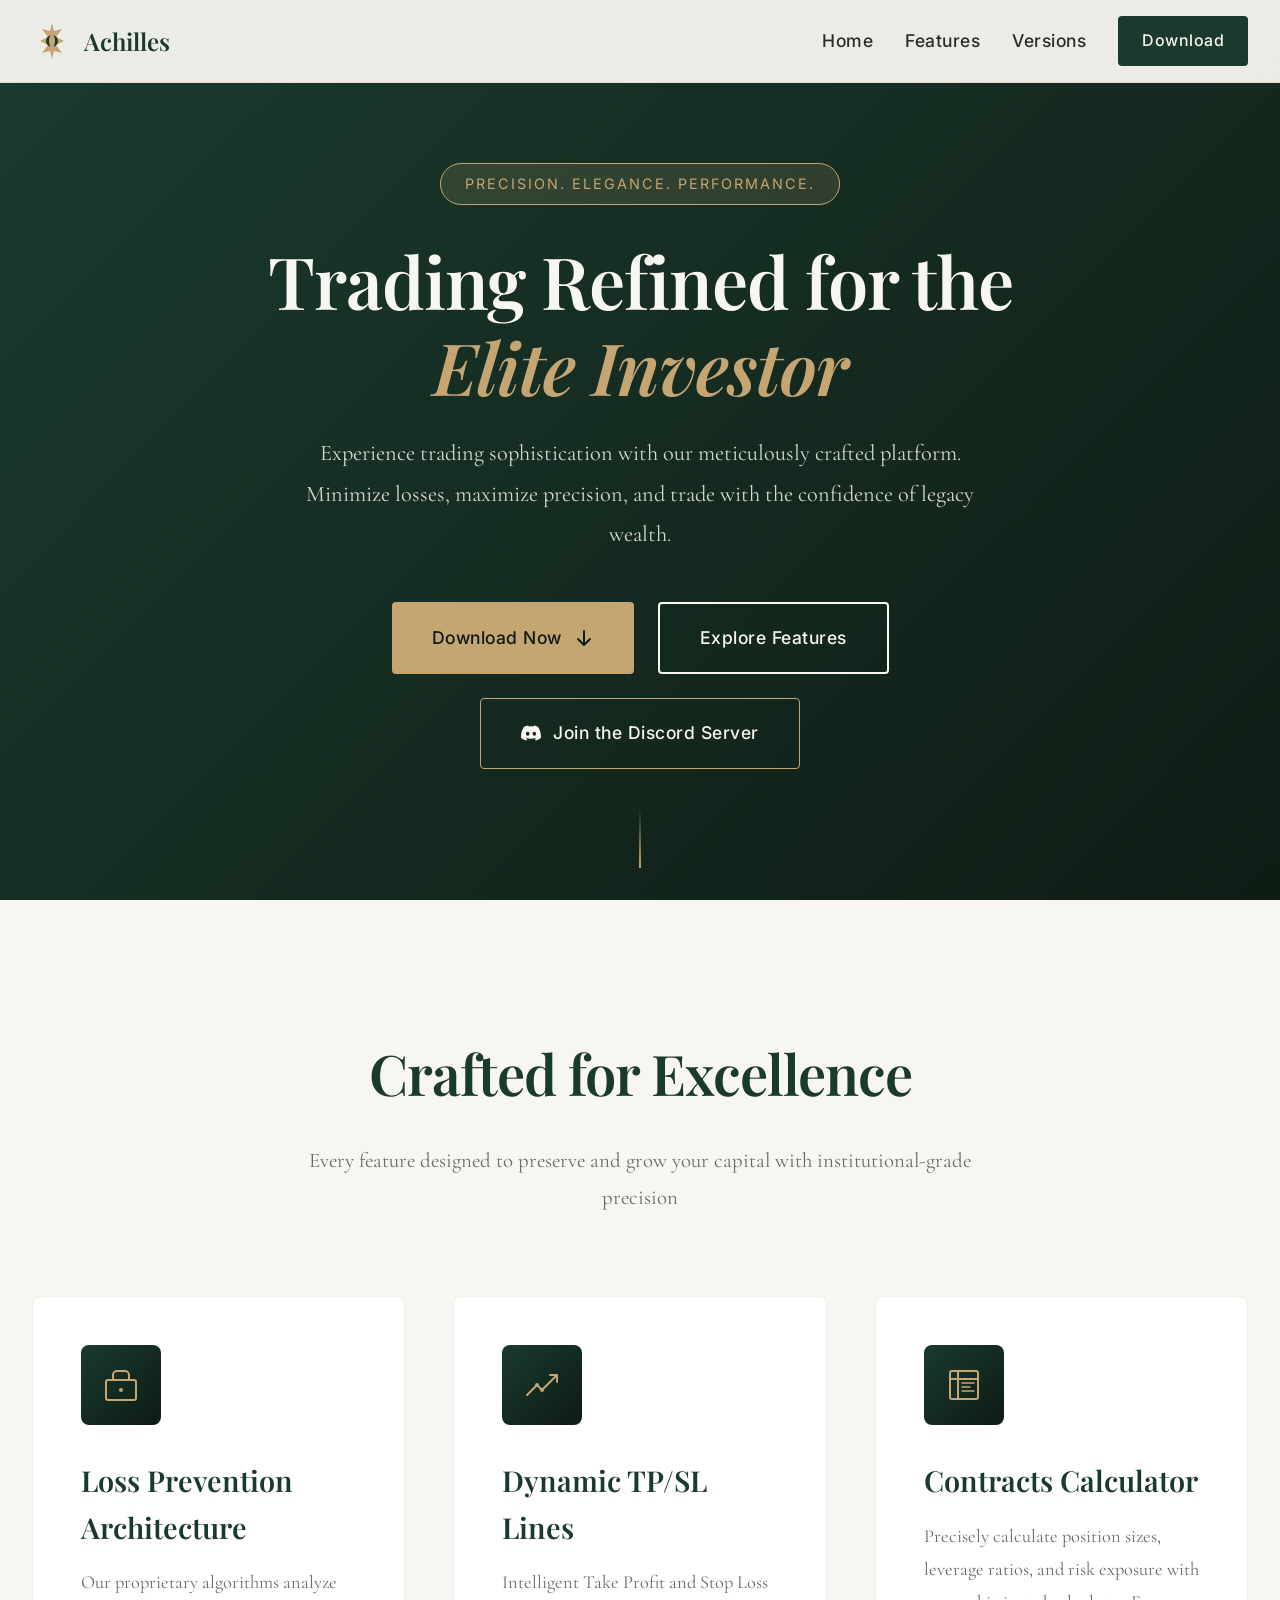
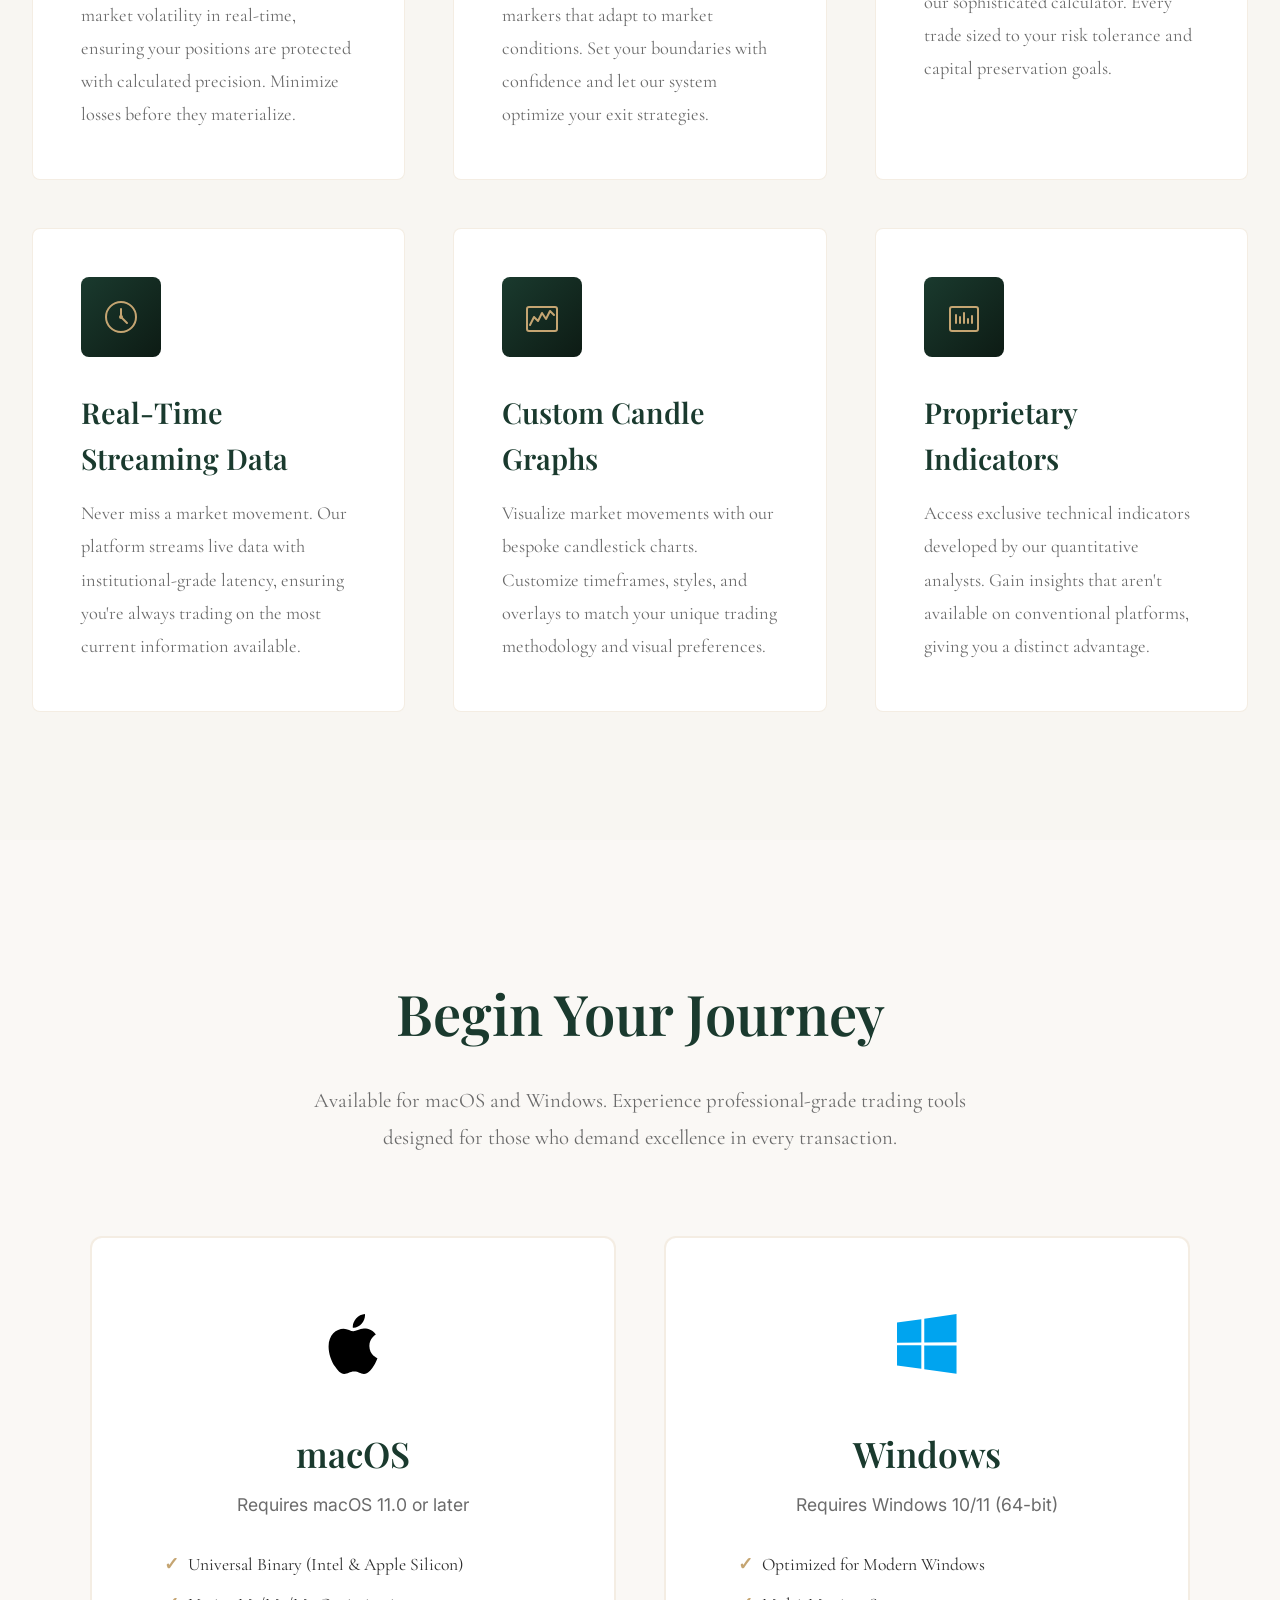
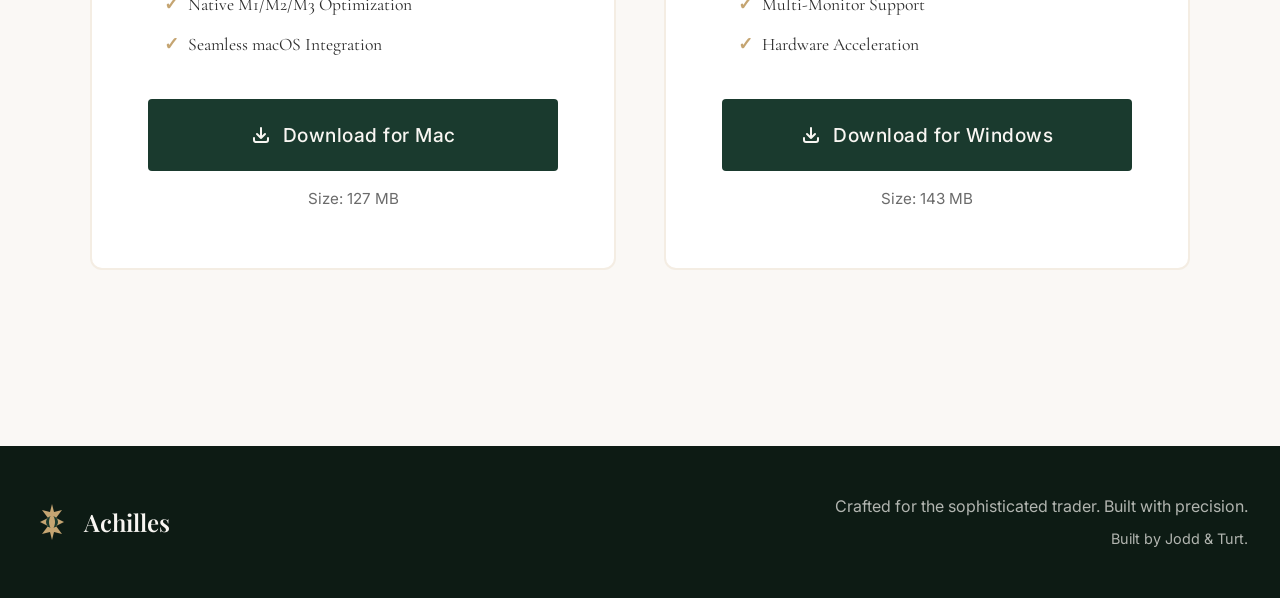
<file: trading app downloader website/index.html>
<!DOCTYPE html>
<html lang="en">
<head>
    <meta charset="UTF-8">
    <meta name="viewport" content="width=device-width, initial-scale=1.0">
    <title>Achilles - Precision Trading Platform</title>
    <link rel="stylesheet" href="styles.css">
    <link rel="preconnect" href="https://fonts.googleapis.com">
    <link rel="preconnect" href="https://fonts.gstatic.com" crossorigin>
    <link href="https://fonts.googleapis.com/css2?family=Playfair+Display:wght@400;500;600;700&family=Cormorant+Garamond:wght@300;400;500;600&family=Inter:wght@300;400;500&display=swap" rel="stylesheet">
</head>
<body>
    <!-- Navigation -->
    <nav class="navbar">
        <div class="container">
            <div class="nav-content">
                <div class="logo">
                    <div class="logo-icon">
                        <svg width="40" height="40" viewBox="0 0 40 40" fill="none" xmlns="http://www.w3.org/2000/svg">
                            <path d="M20 2L22 10L30 8L24 16L32 20L24 24L30 32L22 30L20 38L18 30L10 32L16 24L8 20L16 16L10 8L18 10L20 2Z" fill="#c5a572"/>
                            <circle cx="20" cy="20" r="6" fill="#1a3a2e"/>
                            <path d="M20 12C20 12 17 15 17 20C17 25 20 28 20 28C20 28 23 25 23 20C23 15 20 12 20 12Z" fill="#c5a572"/>
                        </svg>
                    </div>
                    <span class="logo-text">Achilles</span>
                </div>
                <div class="nav-links">
                    <a href="index.html">Home</a>
                    <a href="#features">Features</a>
                    <a href="versions.html">Versions</a>
                    <a href="#download" class="btn-nav">Download</a>
                </div>
            </div>
        </div>
    </nav>

    <!-- Hero Section -->
    <section class="hero">
        <div class="hero-overlay"></div>
        <div class="container">
            <div class="hero-content">
                <div class="hero-badge">Precision. Elegance. Performance.</div>
                <h1 class="hero-title">
                    Trading Refined for the <br>
                    <span class="accent">Elite Investor</span>
                </h1>
                <p class="hero-subtitle">
                    Experience trading sophistication with our meticulously crafted platform. 
                    Minimize losses, maximize precision, and trade with the confidence of legacy wealth.
                </p>
                <div class="hero-cta">
                    <div class="hero-cta-row">
                        <a href="#download" class="btn btn-primary">
                            <span>Download Now</span>
                            <svg width="20" height="20" viewBox="0 0 20 20" fill="none">
                                <path d="M10 3V17M10 17L16 11M10 17L4 11" stroke="currentColor" stroke-width="2" stroke-linecap="round" stroke-linejoin="round"/>
                            </svg>
                        </a>
                        <a href="#features" class="btn btn-secondary">Explore Features</a>
                    </div>
                    <a href="https://discord.gg/your-server" class="btn btn-discord" target="_blank">
                        <svg width="20" height="20" viewBox="0 0 24 24" fill="currentColor">
                            <path d="M20.317 4.37a19.791 19.791 0 0 0-4.885-1.515a.074.074 0 0 0-.079.037c-.21.375-.444.864-.608 1.25a18.27 18.27 0 0 0-5.487 0a12.64 12.64 0 0 0-.617-1.25a.077.077 0 0 0-.079-.037A19.736 19.736 0 0 0 3.677 4.37a.07.07 0 0 0-.032.027C.533 9.046-.32 13.58.099 18.057a.082.082 0 0 0 .031.057a19.9 19.9 0 0 0 5.993 3.03a.078.078 0 0 0 .084-.028a14.09 14.09 0 0 0 1.226-1.994a.076.076 0 0 0-.041-.106a13.107 13.107 0 0 1-1.872-.892a.077.077 0 0 1-.008-.128a10.2 10.2 0 0 0 .372-.292a.074.074 0 0 1 .077-.01c3.928 1.793 8.18 1.793 12.062 0a.074.074 0 0 1 .078.01c.12.098.246.198.373.292a.077.077 0 0 1-.006.127a12.299 12.299 0 0 1-1.873.892a.077.077 0 0 0-.041.107c.36.698.772 1.362 1.225 1.993a.076.076 0 0 0 .084.028a19.839 19.839 0 0 0 6.002-3.03a.077.077 0 0 0 .032-.054c.5-5.177-.838-9.674-3.549-13.66a.061.061 0 0 0-.031-.03zM8.02 15.33c-1.183 0-2.157-1.085-2.157-2.419c0-1.333.956-2.419 2.157-2.419c1.21 0 2.176 1.096 2.157 2.42c0 1.333-.956 2.418-2.157 2.418zm7.975 0c-1.183 0-2.157-1.085-2.157-2.419c0-1.333.955-2.419 2.157-2.419c1.21 0 2.176 1.096 2.157 2.42c0 1.333-.946 2.418-2.157 2.418z"/>
                        </svg>
                        <span>Join the Discord Server</span>
                    </a>
                </div>
            </div>
        </div>
        <div class="scroll-indicator">
            <div class="scroll-line"></div>
        </div>
    </section>

    <!-- Features Section -->
    <section id="features" class="features">
        <div class="container">
            <div class="section-header">
                <h2 class="section-title">Crafted for Excellence</h2>
                <p class="section-subtitle">Every feature designed to preserve and grow your capital with institutional-grade precision</p>
            </div>

            <div class="features-grid">
                <div class="feature-card">
                    <div class="feature-icon">
                        <svg width="40" height="40" viewBox="0 0 40 40" fill="none">
                            <rect x="5" y="15" width="30" height="20" stroke="currentColor" stroke-width="2" rx="2"/>
                            <path d="M12 15V10C12 7.79086 13.7909 6 16 6H24C26.2091 6 28 7.79086 28 10V15" stroke="currentColor" stroke-width="2"/>
                            <circle cx="20" cy="25" r="2" fill="currentColor"/>
                        </svg>
                    </div>
                    <h3 class="feature-title">Loss Prevention Architecture</h3>
                    <p class="feature-description">
                        Our proprietary algorithms analyze market volatility in real-time, ensuring your positions are protected with calculated precision. Minimize losses before they materialize.
                    </p>
                </div>

                <div class="feature-card">
                    <div class="feature-icon">
                        <svg width="40" height="40" viewBox="0 0 40 40" fill="none">
                            <path d="M5 30L15 20L20 25L35 10" stroke="currentColor" stroke-width="2" stroke-linecap="round" stroke-linejoin="round"/>
                            <path d="M28 10H35V17" stroke="currentColor" stroke-width="2" stroke-linecap="round" stroke-linejoin="round"/>
                            <circle cx="15" cy="20" r="2" fill="currentColor"/>
                            <circle cx="20" cy="25" r="2" fill="currentColor"/>
                        </svg>
                    </div>
                    <h3 class="feature-title">Dynamic TP/SL Lines</h3>
                    <p class="feature-description">
                        Intelligent Take Profit and Stop Loss markers that adapt to market conditions. Set your boundaries with confidence and let our system optimize your exit strategies.
                    </p>
                </div>

                <div class="feature-card">
                    <div class="feature-icon">
                        <svg width="40" height="40" viewBox="0 0 40 40" fill="none">
                            <rect x="6" y="6" width="28" height="28" rx="2" stroke="currentColor" stroke-width="2"/>
                            <path d="M6 14H34M14 6V34" stroke="currentColor" stroke-width="2"/>
                            <path d="M18 18H30M18 22H26M18 26H30" stroke="currentColor" stroke-width="1.5" stroke-linecap="round"/>
                        </svg>
                    </div>
                    <h3 class="feature-title">Contracts Calculator</h3>
                    <p class="feature-description">
                        Precisely calculate position sizes, leverage ratios, and risk exposure with our sophisticated calculator. Every trade sized to your risk tolerance and capital preservation goals.
                    </p>
                </div>

                <div class="feature-card">
                    <div class="feature-icon">
                        <svg width="40" height="40" viewBox="0 0 40 40" fill="none">
                            <circle cx="20" cy="20" r="15" stroke="currentColor" stroke-width="2"/>
                            <path d="M20 20L20 12" stroke="currentColor" stroke-width="2" stroke-linecap="round"/>
                            <path d="M20 20L26 26" stroke="currentColor" stroke-width="2" stroke-linecap="round"/>
                            <circle cx="20" cy="20" r="2" fill="currentColor"/>
                        </svg>
                    </div>
                    <h3 class="feature-title">Real-Time Streaming Data</h3>
                    <p class="feature-description">
                        Never miss a market movement. Our platform streams live data with institutional-grade latency, ensuring you're always trading on the most current information available.
                    </p>
                </div>

                <div class="feature-card">
                    <div class="feature-icon">
                        <svg width="40" height="40" viewBox="0 0 40 40" fill="none">
                            <path d="M8 28L12 20L16 24L20 16L24 22L28 14L32 18" stroke="currentColor" stroke-width="2" stroke-linecap="round" stroke-linejoin="round"/>
                            <rect x="5" y="10" width="30" height="24" rx="2" stroke="currentColor" stroke-width="2" fill="none"/>
                        </svg>
                    </div>
                    <h3 class="feature-title">Custom Candle Graphs</h3>
                    <p class="feature-description">
                        Visualize market movements with our bespoke candlestick charts. Customize timeframes, styles, and overlays to match your unique trading methodology and visual preferences.
                    </p>
                </div>

                <div class="feature-card">
                    <div class="feature-icon">
                        <svg width="40" height="40" viewBox="0 0 40 40" fill="none">
                            <rect x="6" y="10" width="28" height="24" rx="2" stroke="currentColor" stroke-width="2"/>
                            <path d="M12 18L12 26M16 20L16 26M20 16L20 26M24 22L24 26M28 19L28 26" stroke="currentColor" stroke-width="2" stroke-linecap="round"/>
                        </svg>
                    </div>
                    <h3 class="feature-title">Proprietary Indicators</h3>
                    <p class="feature-description">
                        Access exclusive technical indicators developed by our quantitative analysts. Gain insights that aren't available on conventional platforms, giving you a distinct advantage.
                    </p>
                </div>
            </div>
        </div>
    </section>

    <!-- Download Section -->
    <section id="download" class="download">
        <div class="container">
            <div class="download-content">
                <div class="download-header">
                    <h2 class="download-title">Begin Your Journey</h2>
                    <p class="download-subtitle">
                        Available for macOS and Windows. Experience professional-grade trading tools 
                        designed for those who demand excellence in every transaction.
                    </p>
                </div>

                <div class="download-grid">
                    <div class="download-card">
                        <div class="platform-icon macos-icon">
                            <svg width="60" height="60" viewBox="0 0 814 1000" fill="currentColor">
                                <path d="M788.1 340.9c-5.8 4.5-108.2 62.2-108.2 190.5 0 148.4 130.3 200.9 134.2 202.2-.6 3.2-20.7 71.9-68.7 141.9-42.8 61.6-87.5 123.1-155.5 123.1s-85.5-39.5-164-39.5c-76.5 0-103.7 40.8-165.9 40.8s-105.6-57-155.5-127C46.7 790.7 0 663 0 541.8c0-194.4 126.4-297.5 250.8-297.5 66.1 0 121.2 43.4 162.7 43.4 39.5 0 101.1-46 176.3-46 28.5 0 130.9 2.6 198.3 99.2zm-234-181.5c31.1-36.9 53.1-88.1 53.1-139.3 0-7.1-.6-14.3-1.9-20.1-50.6 1.9-110.8 33.7-147.1 75.8-28.5 32.4-55.1 83.6-55.1 135.5 0 7.8 1.3 15.6 1.9 18.1 3.2.6 8.4 1.3 13.6 1.3 45.4 0 102.5-30.4 135.5-71.3z"/>
                            </svg>
                        </div>
                        <h3 class="platform-name">macOS</h3>
                        <p class="platform-req">Requires macOS 11.0 or later</p>
                        <ul class="platform-features">
                            <li>Universal Binary (Intel & Apple Silicon)</li>
                            <li>Native M1/M2/M3 Optimization</li>
                            <li>Seamless macOS Integration</li>
                        </ul>
                        <button class="btn btn-download">
                            <svg width="20" height="20" viewBox="0 0 20 20" fill="none">
                                <path d="M10 3V13M10 13L14 9M10 13L6 9" stroke="currentColor" stroke-width="2" stroke-linecap="round" stroke-linejoin="round"/>
                                <path d="M3 13V15C3 16.1046 3.89543 17 5 17H15C16.1046 17 17 16.1046 17 15V13" stroke="currentColor" stroke-width="2" stroke-linecap="round"/>
                            </svg>
                            <span>Download for Mac</span>
                        </button>
                        <div class="platform-size">Size: 127 MB</div>
                    </div>

                    <div class="download-card">
                        <div class="platform-icon windows-icon">
                            <svg width="60" height="60" viewBox="0 0 88 88" fill="currentColor">
                                <path d="M0 12.402l35.687-4.8602.0156 34.423-35.67.20313zm35.67 33.529.0277 34.453-35.67-4.9041-.002-29.78zm4.3261-39.025l47.318-6.906v41.527l-47.318.37565zm47.329 39.349l-.0111 41.34-47.318-6.6784-.0663-34.739z"/>
                            </svg>
                        </div>
                        <h3 class="platform-name">Windows</h3>
                        <p class="platform-req">Requires Windows 10/11 (64-bit)</p>
                        <ul class="platform-features">
                            <li>Optimized for Modern Windows</li>
                            <li>Multi-Monitor Support</li>
                            <li>Hardware Acceleration</li>
                        </ul>
                        <button class="btn btn-download">
                            <svg width="20" height="20" viewBox="0 0 20 20" fill="none">
                                <path d="M10 3V13M10 13L14 9M10 13L6 9" stroke="currentColor" stroke-width="2" stroke-linecap="round" stroke-linejoin="round"/>
                                <path d="M3 13V15C3 16.1046 3.89543 17 5 17H15C16.1046 17 17 16.1046 17 15V13" stroke="currentColor" stroke-width="2" stroke-linecap="round"/>
                            </svg>
                            <span>Download for Windows</span>
                        </button>
                        <div class="platform-size">Size: 143 MB</div>
                    </div>
                </div>

            </div>
        </div>
    </section>

    <!-- Footer -->
    <footer class="footer">
        <div class="container">
            <div class="footer-content">
                <div class="footer-brand">
                    <div class="logo-icon">
                        <svg width="40" height="40" viewBox="0 0 40 40" fill="none" xmlns="http://www.w3.org/2000/svg">
                            <path d="M20 2L22 10L30 8L24 16L32 20L24 24L30 32L22 30L20 38L18 30L10 32L16 24L8 20L16 16L10 8L18 10L20 2Z" fill="#c5a572"/>
                            <circle cx="20" cy="20" r="6" fill="#1a3a2e"/>
                            <path d="M20 12C20 12 17 15 17 20C17 25 20 28 20 28C20 28 23 25 23 20C23 15 20 12 20 12Z" fill="#c5a572"/>
                        </svg>
                    </div>
                    <span class="logo-text">Achilles</span>
                </div>
                <div class="footer-text">
                    <p>Crafted for the sophisticated trader. Built with precision.</p>
                    <p class="copyright">Built by Jodd & Turt.</p>
                </div>
            </div>
        </div>
    </footer>

    <script src="script.js"></script>
</body>
</html>
</file>
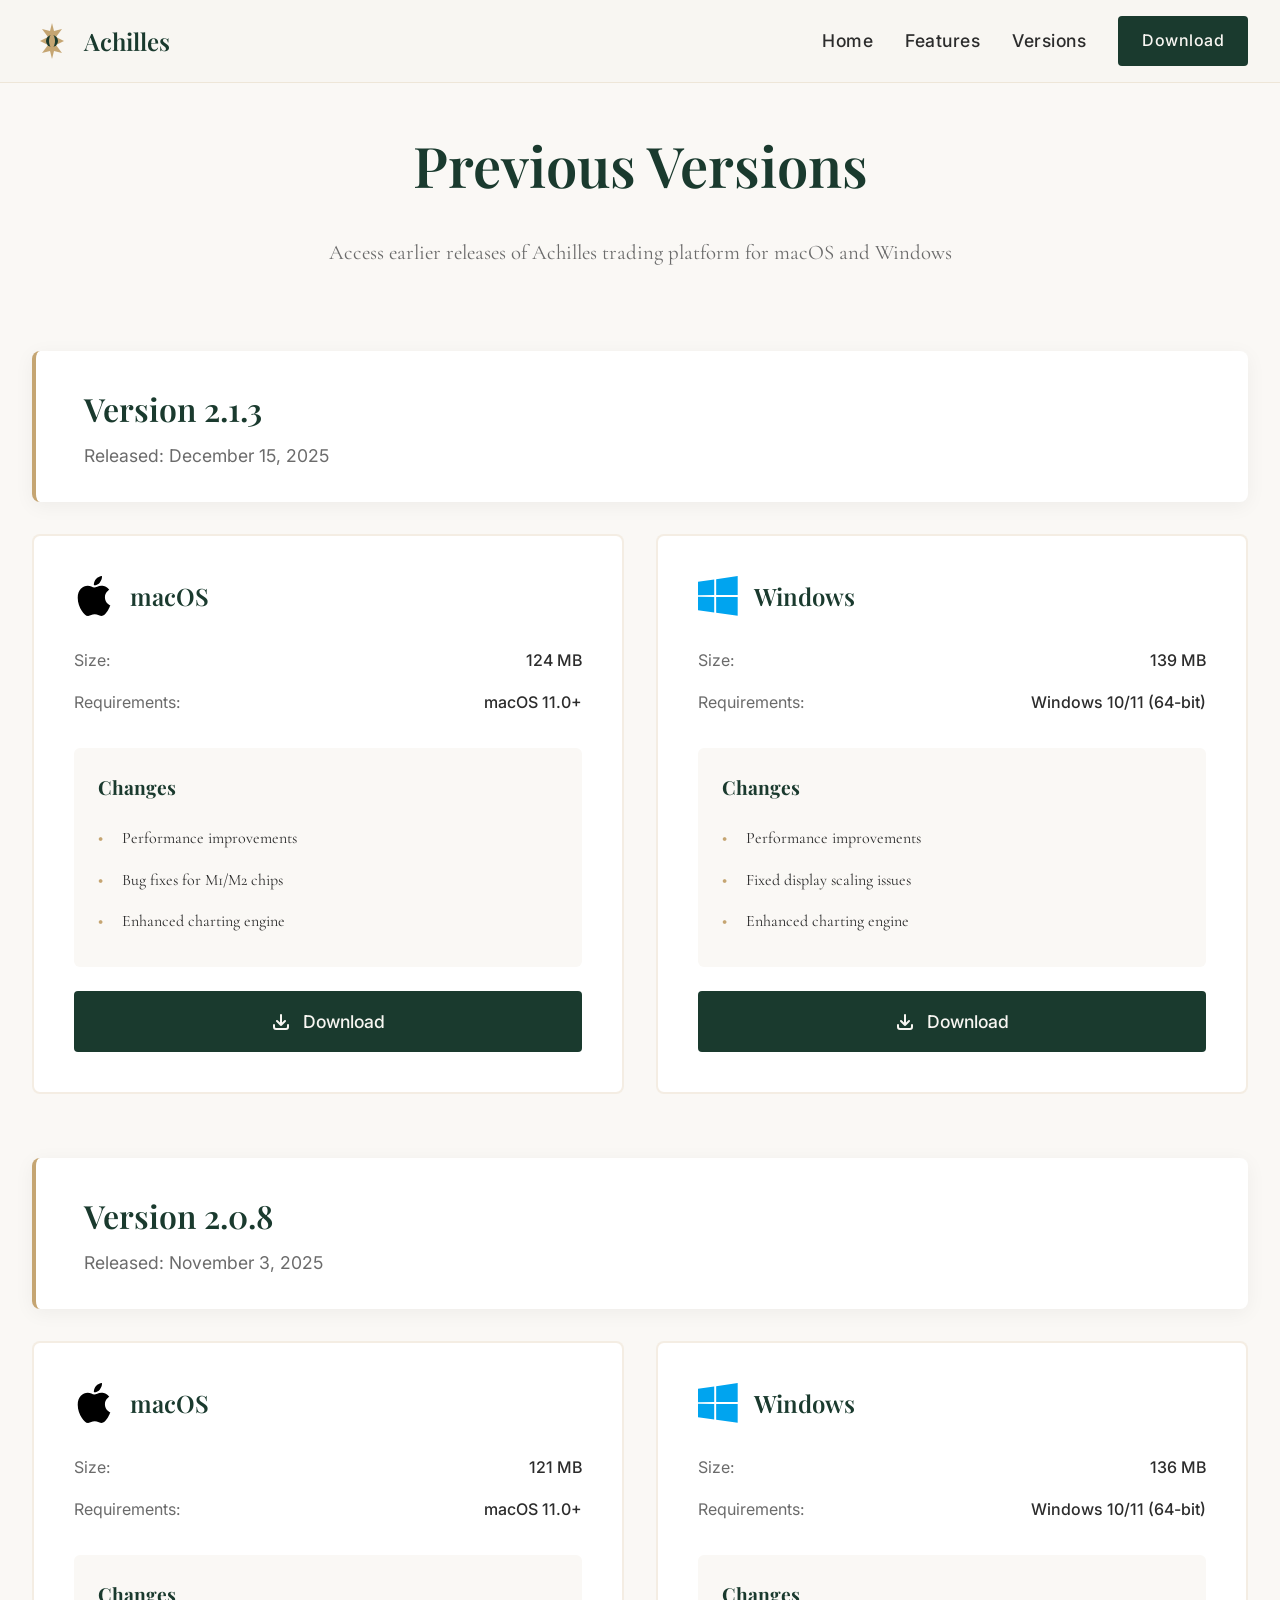
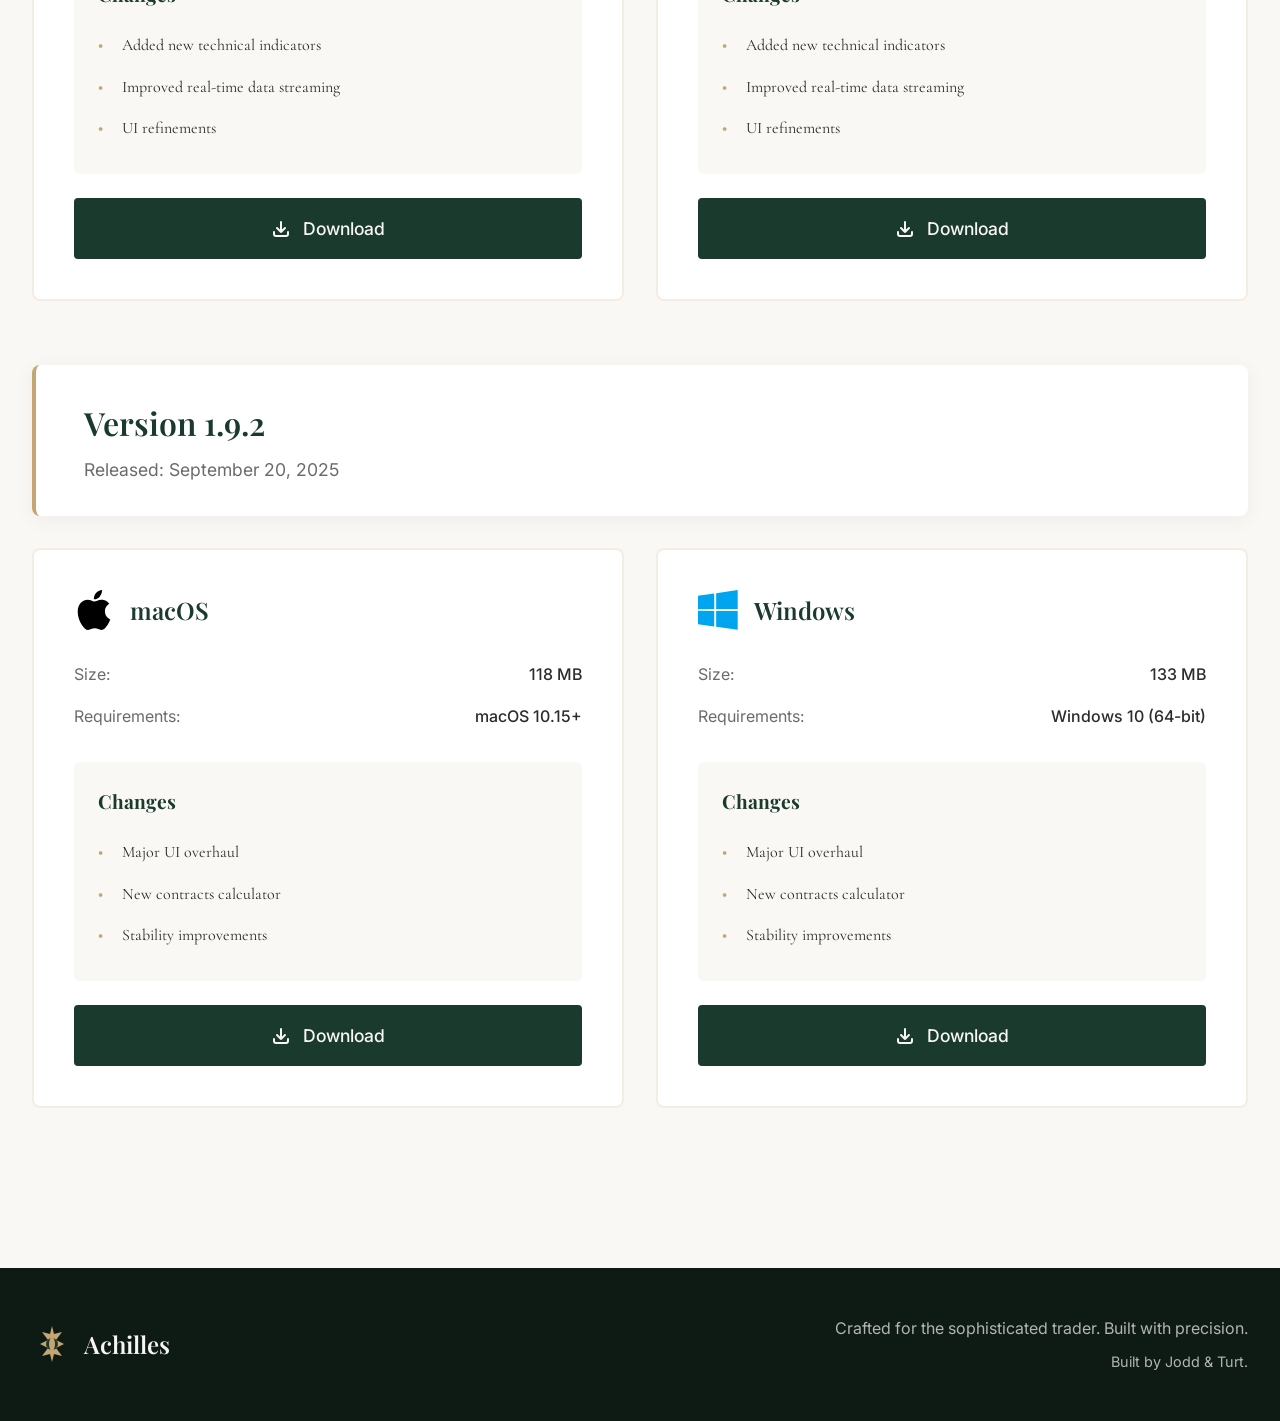
<file: trading app downloader website/versions.html>
<!DOCTYPE html>
<html lang="en">
<head>
    <meta charset="UTF-8">
    <meta name="viewport" content="width=device-width, initial-scale=1.0">
    <title>Achilles - Previous Versions</title>
    <link rel="stylesheet" href="styles.css">
    <link rel="preconnect" href="https://fonts.googleapis.com">
    <link rel="preconnect" href="https://fonts.gstatic.com" crossorigin>
    <link href="https://fonts.googleapis.com/css2?family=Playfair+Display:wght@400;500;600;700&family=Cormorant+Garamond:wght@300;400;500;600&family=Inter:wght@300;400;500&display=swap" rel="stylesheet">
    <style>
        .versions-page {
            padding-top: 120px;
            padding-bottom: 6rem;
            min-height: 100vh;
            background: var(--color-cream);
        }

        .versions-header {
            text-align: center;
            margin-bottom: 5rem;
        }

        .versions-title {
            font-family: var(--font-display);
            font-size: 3.5rem;
            font-weight: 600;
            color: var(--color-primary);
            margin-bottom: 1.5rem;
        }

        .versions-subtitle {
            font-size: 1.3rem;
            color: var(--color-text-light);
            line-height: 1.8;
        }

        .version-section {
            margin-bottom: 4rem;
        }

        .version-header {
            background: white;
            padding: 2rem 3rem;
            border-left: 4px solid var(--color-secondary);
            margin-bottom: 2rem;
            border-radius: 8px;
            box-shadow: 0 4px 20px rgba(0, 0, 0, 0.05);
        }

        .version-number {
            font-family: var(--font-display);
            font-size: 2rem;
            font-weight: 600;
            color: var(--color-primary);
            margin-bottom: 0.5rem;
        }

        .version-date {
            font-size: 1.1rem;
            color: var(--color-text-light);
            font-family: var(--font-sans);
        }

        .version-downloads {
            display: grid;
            grid-template-columns: repeat(auto-fit, minmax(400px, 1fr));
            gap: 2rem;
        }

        .version-card {
            background: white;
            padding: 2.5rem;
            border: 2px solid rgba(197, 165, 114, 0.2);
            border-radius: 8px;
            transition: var(--transition);
        }

        .version-card:hover {
            border-color: var(--color-secondary);
            box-shadow: 0 10px 30px rgba(0, 0, 0, 0.08);
            transform: translateY(-3px);
        }

        .version-platform {
            display: flex;
            align-items: center;
            gap: 1rem;
            margin-bottom: 1.5rem;
        }

        .version-platform-icon {
            width: 40px;
            height: 40px;
            display: flex;
            align-items: center;
            justify-content: center;
        }

        .version-platform-icon.macos {
            color: #000000;
        }

        .version-platform-icon.windows {
            color: #00A4EF;
        }

        .version-platform-name {
            font-family: var(--font-display);
            font-size: 1.5rem;
            font-weight: 600;
            color: var(--color-primary);
        }

        .version-info {
            margin-bottom: 1.5rem;
        }

        .version-info-item {
            display: flex;
            justify-content: space-between;
            padding: 0.5rem 0;
            font-size: 1rem;
            font-family: var(--font-sans);
        }

        .version-info-label {
            color: var(--color-text-light);
        }

        .version-info-value {
            color: var(--color-text);
            font-weight: 500;
        }

        .version-changelog {
            margin-bottom: 1.5rem;
            padding: 1.5rem;
            background: var(--color-cream);
            border-radius: 6px;
        }

        .version-changelog h4 {
            font-family: var(--font-display);
            font-size: 1.2rem;
            color: var(--color-primary);
            margin-bottom: 1rem;
        }

        .version-changelog ul {
            list-style: none;
            padding-left: 0;
        }

        .version-changelog li {
            padding: 0.5rem 0;
            padding-left: 1.5rem;
            position: relative;
            color: var(--color-text);
            font-size: 1rem;
        }

        .version-changelog li::before {
            content: "•";
            position: absolute;
            left: 0;
            color: var(--color-secondary);
            font-weight: bold;
        }

        .btn-version-download {
            width: 100%;
            padding: 1.25rem 2rem;
            background: var(--color-primary);
            color: var(--color-light);
            font-size: 1.1rem;
            font-family: var(--font-sans);
            font-weight: 500;
            border: none;
            border-radius: 4px;
            cursor: pointer;
            transition: var(--transition);
            display: flex;
            align-items: center;
            justify-content: center;
            gap: 0.75rem;
        }

        .btn-version-download:hover {
            background: var(--color-dark);
            transform: translateY(-2px);
            box-shadow: 0 10px 30px rgba(26, 58, 46, 0.3);
        }

        @media (max-width: 768px) {
            .versions-page {
                padding-top: 100px;
            }

            .versions-title {
                font-size: 2.5rem;
            }

            .version-downloads {
                grid-template-columns: 1fr;
            }

            .version-header {
                padding: 1.5rem;
            }
        }
    </style>
</head>
<body>
    <!-- Navigation -->
    <nav class="navbar">
        <div class="container">
            <div class="nav-content">
                <div class="logo">
                    <div class="logo-icon">
                        <svg width="40" height="40" viewBox="0 0 40 40" fill="none" xmlns="http://www.w3.org/2000/svg">
                            <path d="M20 2L22 10L30 8L24 16L32 20L24 24L30 32L22 30L20 38L18 30L10 32L16 24L8 20L16 16L10 8L18 10L20 2Z" fill="#c5a572"/>
                            <circle cx="20" cy="20" r="6" fill="#1a3a2e"/>
                            <path d="M20 12C20 12 17 15 17 20C17 25 20 28 20 28C20 28 23 25 23 20C23 15 20 12 20 12Z" fill="#c5a572"/>
                        </svg>
                    </div>
                    <span class="logo-text">Achilles</span>
                </div>
                <div class="nav-links">
                    <a href="index.html">Home</a>
                    <a href="index.html#features">Features</a>
                    <a href="versions.html">Versions</a>
                    <a href="index.html#download" class="btn-nav">Download</a>
                </div>
            </div>
        </div>
    </nav>

    <!-- Versions Page -->
    <div class="versions-page">
        <div class="container">
            <div class="versions-header">
                <h1 class="versions-title">Previous Versions</h1>
                <p class="versions-subtitle">Access earlier releases of Achilles trading platform for macOS and Windows</p>
            </div>

            <!-- Version 2.1.3 -->
            <div class="version-section">
                <div class="version-header">
                    <div class="version-number">Version 2.1.3</div>
                    <div class="version-date">Released: December 15, 2025</div>
                </div>
                <div class="version-downloads">
                    <div class="version-card">
                        <div class="version-platform">
                            <div class="version-platform-icon macos">
                                <svg width="40" height="40" viewBox="0 0 814 1000" fill="currentColor">
                                    <path d="M788.1 340.9c-5.8 4.5-108.2 62.2-108.2 190.5 0 148.4 130.3 200.9 134.2 202.2-.6 3.2-20.7 71.9-68.7 141.9-42.8 61.6-87.5 123.1-155.5 123.1s-85.5-39.5-164-39.5c-76.5 0-103.7 40.8-165.9 40.8s-105.6-57-155.5-127C46.7 790.7 0 663 0 541.8c0-194.4 126.4-297.5 250.8-297.5 66.1 0 121.2 43.4 162.7 43.4 39.5 0 101.1-46 176.3-46 28.5 0 130.9 2.6 198.3 99.2zm-234-181.5c31.1-36.9 53.1-88.1 53.1-139.3 0-7.1-.6-14.3-1.9-20.1-50.6 1.9-110.8 33.7-147.1 75.8-28.5 32.4-55.1 83.6-55.1 135.5 0 7.8 1.3 15.6 1.9 18.1 3.2.6 8.4 1.3 13.6 1.3 45.4 0 102.5-30.4 135.5-71.3z"/>
                                </svg>
                            </div>
                            <div class="version-platform-name">macOS</div>
                        </div>
                        <div class="version-info">
                            <div class="version-info-item">
                                <span class="version-info-label">Size:</span>
                                <span class="version-info-value">124 MB</span>
                            </div>
                            <div class="version-info-item">
                                <span class="version-info-label">Requirements:</span>
                                <span class="version-info-value">macOS 11.0+</span>
                            </div>
                        </div>
                        <div class="version-changelog">
                            <h4>Changes</h4>
                            <ul>
                                <li>Performance improvements</li>
                                <li>Bug fixes for M1/M2 chips</li>
                                <li>Enhanced charting engine</li>
                            </ul>
                        </div>
                        <button class="btn-version-download">
                            <svg width="20" height="20" viewBox="0 0 20 20" fill="none">
                                <path d="M10 3V13M10 13L14 9M10 13L6 9" stroke="currentColor" stroke-width="2" stroke-linecap="round" stroke-linejoin="round"/>
                                <path d="M3 13V15C3 16.1046 3.89543 17 5 17H15C16.1046 17 17 16.1046 17 15V13" stroke="currentColor" stroke-width="2" stroke-linecap="round"/>
                            </svg>
                            <span>Download</span>
                        </button>
                    </div>

                    <div class="version-card">
                        <div class="version-platform">
                            <div class="version-platform-icon windows">
                                <svg width="40" height="40" viewBox="0 0 88 88" fill="currentColor">
                                    <path d="M0 12.402l35.687-4.8602.0156 34.423-35.67.20313zm35.67 33.529.0277 34.453-35.67-4.9041-.002-29.78zm4.3261-39.025l47.318-6.906v41.527l-47.318.37565zm47.329 39.349l-.0111 41.34-47.318-6.6784-.0663-34.739z"/>
                                </svg>
                            </div>
                            <div class="version-platform-name">Windows</div>
                        </div>
                        <div class="version-info">
                            <div class="version-info-item">
                                <span class="version-info-label">Size:</span>
                                <span class="version-info-value">139 MB</span>
                            </div>
                            <div class="version-info-item">
                                <span class="version-info-label">Requirements:</span>
                                <span class="version-info-value">Windows 10/11 (64-bit)</span>
                            </div>
                        </div>
                        <div class="version-changelog">
                            <h4>Changes</h4>
                            <ul>
                                <li>Performance improvements</li>
                                <li>Fixed display scaling issues</li>
                                <li>Enhanced charting engine</li>
                            </ul>
                        </div>
                        <button class="btn-version-download">
                            <svg width="20" height="20" viewBox="0 0 20 20" fill="none">
                                <path d="M10 3V13M10 13L14 9M10 13L6 9" stroke="currentColor" stroke-width="2" stroke-linecap="round" stroke-linejoin="round"/>
                                <path d="M3 13V15C3 16.1046 3.89543 17 5 17H15C16.1046 17 17 16.1046 17 15V13" stroke="currentColor" stroke-width="2" stroke-linecap="round"/>
                            </svg>
                            <span>Download</span>
                        </button>
                    </div>
                </div>
            </div>

            <!-- Version 2.0.8 -->
            <div class="version-section">
                <div class="version-header">
                    <div class="version-number">Version 2.0.8</div>
                    <div class="version-date">Released: November 3, 2025</div>
                </div>
                <div class="version-downloads">
                    <div class="version-card">
                        <div class="version-platform">
                            <div class="version-platform-icon macos">
                                <svg width="40" height="40" viewBox="0 0 814 1000" fill="currentColor">
                                    <path d="M788.1 340.9c-5.8 4.5-108.2 62.2-108.2 190.5 0 148.4 130.3 200.9 134.2 202.2-.6 3.2-20.7 71.9-68.7 141.9-42.8 61.6-87.5 123.1-155.5 123.1s-85.5-39.5-164-39.5c-76.5 0-103.7 40.8-165.9 40.8s-105.6-57-155.5-127C46.7 790.7 0 663 0 541.8c0-194.4 126.4-297.5 250.8-297.5 66.1 0 121.2 43.4 162.7 43.4 39.5 0 101.1-46 176.3-46 28.5 0 130.9 2.6 198.3 99.2zm-234-181.5c31.1-36.9 53.1-88.1 53.1-139.3 0-7.1-.6-14.3-1.9-20.1-50.6 1.9-110.8 33.7-147.1 75.8-28.5 32.4-55.1 83.6-55.1 135.5 0 7.8 1.3 15.6 1.9 18.1 3.2.6 8.4 1.3 13.6 1.3 45.4 0 102.5-30.4 135.5-71.3z"/>
                                </svg>
                            </div>
                            <div class="version-platform-name">macOS</div>
                        </div>
                        <div class="version-info">
                            <div class="version-info-item">
                                <span class="version-info-label">Size:</span>
                                <span class="version-info-value">121 MB</span>
                            </div>
                            <div class="version-info-item">
                                <span class="version-info-label">Requirements:</span>
                                <span class="version-info-value">macOS 11.0+</span>
                            </div>
                        </div>
                        <div class="version-changelog">
                            <h4>Changes</h4>
                            <ul>
                                <li>Added new technical indicators</li>
                                <li>Improved real-time data streaming</li>
                                <li>UI refinements</li>
                            </ul>
                        </div>
                        <button class="btn-version-download">
                            <svg width="20" height="20" viewBox="0 0 20 20" fill="none">
                                <path d="M10 3V13M10 13L14 9M10 13L6 9" stroke="currentColor" stroke-width="2" stroke-linecap="round" stroke-linejoin="round"/>
                                <path d="M3 13V15C3 16.1046 3.89543 17 5 17H15C16.1046 17 17 16.1046 17 15V13" stroke="currentColor" stroke-width="2" stroke-linecap="round"/>
                            </svg>
                            <span>Download</span>
                        </button>
                    </div>

                    <div class="version-card">
                        <div class="version-platform">
                            <div class="version-platform-icon windows">
                                <svg width="40" height="40" viewBox="0 0 88 88" fill="currentColor">
                                    <path d="M0 12.402l35.687-4.8602.0156 34.423-35.67.20313zm35.67 33.529.0277 34.453-35.67-4.9041-.002-29.78zm4.3261-39.025l47.318-6.906v41.527l-47.318.37565zm47.329 39.349l-.0111 41.34-47.318-6.6784-.0663-34.739z"/>
                                </svg>
                            </div>
                            <div class="version-platform-name">Windows</div>
                        </div>
                        <div class="version-info">
                            <div class="version-info-item">
                                <span class="version-info-label">Size:</span>
                                <span class="version-info-value">136 MB</span>
                            </div>
                            <div class="version-info-item">
                                <span class="version-info-label">Requirements:</span>
                                <span class="version-info-value">Windows 10/11 (64-bit)</span>
                            </div>
                        </div>
                        <div class="version-changelog">
                            <h4>Changes</h4>
                            <ul>
                                <li>Added new technical indicators</li>
                                <li>Improved real-time data streaming</li>
                                <li>UI refinements</li>
                            </ul>
                        </div>
                        <button class="btn-version-download">
                            <svg width="20" height="20" viewBox="0 0 20 20" fill="none">
                                <path d="M10 3V13M10 13L14 9M10 13L6 9" stroke="currentColor" stroke-width="2" stroke-linecap="round" stroke-linejoin="round"/>
                                <path d="M3 13V15C3 16.1046 3.89543 17 5 17H15C16.1046 17 17 16.1046 17 15V13" stroke="currentColor" stroke-width="2" stroke-linecap="round"/>
                            </svg>
                            <span>Download</span>
                        </button>
                    </div>
                </div>
            </div>

            <!-- Version 1.9.2 -->
            <div class="version-section">
                <div class="version-header">
                    <div class="version-number">Version 1.9.2</div>
                    <div class="version-date">Released: September 20, 2025</div>
                </div>
                <div class="version-downloads">
                    <div class="version-card">
                        <div class="version-platform">
                            <div class="version-platform-icon macos">
                                <svg width="40" height="40" viewBox="0 0 814 1000" fill="currentColor">
                                    <path d="M788.1 340.9c-5.8 4.5-108.2 62.2-108.2 190.5 0 148.4 130.3 200.9 134.2 202.2-.6 3.2-20.7 71.9-68.7 141.9-42.8 61.6-87.5 123.1-155.5 123.1s-85.5-39.5-164-39.5c-76.5 0-103.7 40.8-165.9 40.8s-105.6-57-155.5-127C46.7 790.7 0 663 0 541.8c0-194.4 126.4-297.5 250.8-297.5 66.1 0 121.2 43.4 162.7 43.4 39.5 0 101.1-46 176.3-46 28.5 0 130.9 2.6 198.3 99.2zm-234-181.5c31.1-36.9 53.1-88.1 53.1-139.3 0-7.1-.6-14.3-1.9-20.1-50.6 1.9-110.8 33.7-147.1 75.8-28.5 32.4-55.1 83.6-55.1 135.5 0 7.8 1.3 15.6 1.9 18.1 3.2.6 8.4 1.3 13.6 1.3 45.4 0 102.5-30.4 135.5-71.3z"/>
                                </svg>
                            </div>
                            <div class="version-platform-name">macOS</div>
                        </div>
                        <div class="version-info">
                            <div class="version-info-item">
                                <span class="version-info-label">Size:</span>
                                <span class="version-info-value">118 MB</span>
                            </div>
                            <div class="version-info-item">
                                <span class="version-info-label">Requirements:</span>
                                <span class="version-info-value">macOS 10.15+</span>
                            </div>
                        </div>
                        <div class="version-changelog">
                            <h4>Changes</h4>
                            <ul>
                                <li>Major UI overhaul</li>
                                <li>New contracts calculator</li>
                                <li>Stability improvements</li>
                            </ul>
                        </div>
                        <button class="btn-version-download">
                            <svg width="20" height="20" viewBox="0 0 20 20" fill="none">
                                <path d="M10 3V13M10 13L14 9M10 13L6 9" stroke="currentColor" stroke-width="2" stroke-linecap="round" stroke-linejoin="round"/>
                                <path d="M3 13V15C3 16.1046 3.89543 17 5 17H15C16.1046 17 17 16.1046 17 15V13" stroke="currentColor" stroke-width="2" stroke-linecap="round"/>
                            </svg>
                            <span>Download</span>
                        </button>
                    </div>

                    <div class="version-card">
                        <div class="version-platform">
                            <div class="version-platform-icon windows">
                                <svg width="40" height="40" viewBox="0 0 88 88" fill="currentColor">
                                    <path d="M0 12.402l35.687-4.8602.0156 34.423-35.67.20313zm35.67 33.529.0277 34.453-35.67-4.9041-.002-29.78zm4.3261-39.025l47.318-6.906v41.527l-47.318.37565zm47.329 39.349l-.0111 41.34-47.318-6.6784-.0663-34.739z"/>
                                </svg>
                            </div>
                            <div class="version-platform-name">Windows</div>
                        </div>
                        <div class="version-info">
                            <div class="version-info-item">
                                <span class="version-info-label">Size:</span>
                                <span class="version-info-value">133 MB</span>
                            </div>
                            <div class="version-info-item">
                                <span class="version-info-label">Requirements:</span>
                                <span class="version-info-value">Windows 10 (64-bit)</span>
                            </div>
                        </div>
                        <div class="version-changelog">
                            <h4>Changes</h4>
                            <ul>
                                <li>Major UI overhaul</li>
                                <li>New contracts calculator</li>
                                <li>Stability improvements</li>
                            </ul>
                        </div>
                        <button class="btn-version-download">
                            <svg width="20" height="20" viewBox="0 0 20 20" fill="none">
                                <path d="M10 3V13M10 13L14 9M10 13L6 9" stroke="currentColor" stroke-width="2" stroke-linecap="round" stroke-linejoin="round"/>
                                <path d="M3 13V15C3 16.1046 3.89543 17 5 17H15C16.1046 17 17 16.1046 17 15V13" stroke="currentColor" stroke-width="2" stroke-linecap="round"/>
                            </svg>
                            <span>Download</span>
                        </button>
                    </div>
                </div>
            </div>

        </div>
    </div>

    <!-- Footer -->
    <footer class="footer">
        <div class="container">
            <div class="footer-content">
                <div class="footer-brand">
                    <div class="logo-icon">
                        <svg width="40" height="40" viewBox="0 0 40 40" fill="none" xmlns="http://www.w3.org/2000/svg">
                            <path d="M20 2L22 10L30 8L24 16L32 20L24 24L30 32L22 30L20 38L18 30L10 32L16 24L8 20L16 16L10 8L18 10L20 2Z" fill="#c5a572"/>
                            <circle cx="20" cy="20" r="6" fill="#1a3a2e"/>
                            <path d="M20 12C20 12 17 15 17 20C17 25 20 28 20 28C20 28 23 25 23 20C23 15 20 12 20 12Z" fill="#c5a572"/>
                        </svg>
                    </div>
                    <span class="logo-text">Achilles</span>
                </div>
                <div class="footer-text">
                    <p>Crafted for the sophisticated trader. Built with precision.</p>
                    <p class="copyright">Built by Jodd & Turt.</p>
                </div>
            </div>
        </div>
    </footer>

    <script src="script.js"></script>
</body>
</html>
</file>
<file: trading app downloader website/styles.css>
:root {
    --color-primary: #1a3a2e;
    --color-secondary: #c5a572;
    --color-accent: #8b7355;
    --color-dark: #0d1b14;
    --color-light: #f8f6f2;
    --color-cream: #faf8f5;
    --color-text: #2c2c2c;
    --color-text-light: #6b6b6b;
    
    --font-display: 'Playfair Display', serif;
    --font-body: 'Cormorant Garamond', serif;
    --font-sans: 'Inter', sans-serif;
    
    --transition: all 0.3s cubic-bezier(0.4, 0, 0.2, 1);
}

* {
    margin: 0;
    padding: 0;
    box-sizing: border-box;
}

html {
    scroll-behavior: smooth;
}

body {
    font-family: var(--font-body);
    color: var(--color-text);
    background-color: var(--color-cream);
    line-height: 1.6;
    overflow-x: hidden;
}

.container {
    max-width: 1280px;
    margin: 0 auto;
    padding: 0 2rem;
}

/* Navigation */
.navbar {
    position: fixed;
    top: 0;
    left: 0;
    right: 0;
    background: rgba(248, 246, 242, 0.95);
    backdrop-filter: blur(10px);
    z-index: 1000;
    border-bottom: 1px solid rgba(197, 165, 114, 0.2);
    transition: var(--transition);
}

.navbar.scrolled {
    box-shadow: 0 4px 20px rgba(0, 0, 0, 0.08);
}

.nav-content {
    display: flex;
    justify-content: space-between;
    align-items: center;
    padding: 1rem 0;
}

.logo {
    display: flex;
    align-items: center;
    gap: 0.75rem;
    font-family: var(--font-display);
    font-size: 1.5rem;
    font-weight: 600;
    color: var(--color-primary);
}

.logo-icon {
    display: flex;
    align-items: center;
    justify-content: center;
}

.nav-links {
    display: flex;
    align-items: center;
    gap: 2rem;
}

.nav-links a {
    text-decoration: none;
    color: var(--color-text);
    font-size: 1.1rem;
    font-weight: 500;
    transition: var(--transition);
    font-family: var(--font-sans);
    letter-spacing: 0.5px;
}

.nav-links a:hover {
    color: var(--color-secondary);
}

.btn-nav {
    padding: 0.75rem 1.5rem;
    background: var(--color-primary);
    color: var(--color-light) !important;
    border-radius: 4px;
    font-size: 1rem !important;
}

.btn-nav:hover {
    background: var(--color-dark);
    color: var(--color-light) !important;
}

/* Hero Section */
.hero {
    position: relative;
    min-height: 100vh;
    display: flex;
    align-items: center;
    justify-content: center;
    background: linear-gradient(135deg, #1a3a2e 0%, #0d1b14 100%);
    color: var(--color-light);
    padding-top: 6rem;
    overflow: hidden;
}

.hero-overlay {
    position: absolute;
    top: 0;
    left: 0;
    right: 0;
    bottom: 0;
    background-image: 
        repeating-linear-gradient(
            90deg,
            transparent,
            transparent 2px,
            rgba(197, 165, 114, 0.03) 2px,
            rgba(197, 165, 114, 0.03) 4px
        ),
        repeating-linear-gradient(
            0deg,
            transparent,
            transparent 2px,
            rgba(197, 165, 114, 0.03) 2px,
            rgba(197, 165, 114, 0.03) 4px
        );
    opacity: 0.3;
}

.hero-content {
    position: relative;
    z-index: 1;
    text-align: center;
    max-width: 900px;
    animation: fadeInUp 1s ease-out;
}

.hero-badge {
    display: inline-block;
    padding: 0.5rem 1.5rem;
    background: rgba(197, 165, 114, 0.15);
    border: 1px solid var(--color-secondary);
    border-radius: 50px;
    font-size: 0.9rem;
    font-family: var(--font-sans);
    letter-spacing: 2px;
    text-transform: uppercase;
    color: var(--color-secondary);
    margin-bottom: 2rem;
}

.hero-title {
    font-family: var(--font-display);
    font-size: 4.5rem;
    font-weight: 600;
    line-height: 1.2;
    margin-bottom: 1.5rem;
    letter-spacing: -1px;
}

.accent {
    color: var(--color-secondary);
    font-style: italic;
}

.hero-subtitle {
    font-size: 1.4rem;
    line-height: 1.8;
    color: rgba(248, 246, 242, 0.85);
    margin-bottom: 3rem;
    max-width: 700px;
    margin-left: auto;
    margin-right: auto;
}

.hero-cta {
    display: flex;
    gap: 1.5rem;
    justify-content: center;
    margin-bottom: 4rem;
    flex-wrap: wrap;
    flex-direction: column;
    align-items: center;
}

.hero-cta-row {
    display: flex;
    gap: 1.5rem;
    flex-wrap: wrap;
    justify-content: center;
}

.btn {
    display: inline-flex;
    align-items: center;
    gap: 0.75rem;
    padding: 1.25rem 2.5rem;
    font-size: 1.1rem;
    font-family: var(--font-sans);
    font-weight: 500;
    text-decoration: none;
    border-radius: 4px;
    transition: var(--transition);
    cursor: pointer;
    border: none;
    letter-spacing: 0.5px;
}

.btn-primary {
    background: var(--color-secondary);
    color: var(--color-dark);
}

.btn-primary:hover {
    background: #d4b583;
    transform: translateY(-2px);
    box-shadow: 0 10px 30px rgba(197, 165, 114, 0.3);
}

.btn-secondary {
    background: transparent;
    color: var(--color-light);
    border: 2px solid var(--color-light);
}

.btn-secondary:hover {
    background: var(--color-light);
    color: var(--color-primary);
}

.btn-discord {
    background: transparent;
    color: var(--color-light);
    border: 1px solid var(--color-secondary);
}

.btn-discord:hover {
    background: var(--color-secondary);
    color: var(--color-dark);
    transform: translateY(-2px);
    box-shadow: 0 10px 30px rgba(197, 165, 114, 0.3);
}

.hero-stats {
    display: flex;
    justify-content: center;
    align-items: center;
    gap: 3rem;
    padding: 2rem;
    background: rgba(255, 255, 255, 0.05);
    backdrop-filter: blur(10px);
    border: 1px solid rgba(197, 165, 114, 0.2);
    border-radius: 8px;
    max-width: 700px;
    margin: 0 auto;
}

.stat {
    text-align: center;
}

.stat-number {
    font-family: var(--font-display);
    font-size: 2.5rem;
    font-weight: 600;
    color: var(--color-secondary);
    margin-bottom: 0.25rem;
}

.stat-label {
    font-size: 0.95rem;
    color: rgba(248, 246, 242, 0.7);
    font-family: var(--font-sans);
    letter-spacing: 1px;
}

.stat-divider {
    width: 1px;
    height: 50px;
    background: rgba(197, 165, 114, 0.3);
}

.scroll-indicator {
    position: absolute;
    bottom: 2rem;
    left: 50%;
    transform: translateX(-50%);
}

.scroll-line {
    width: 2px;
    height: 60px;
    background: linear-gradient(to bottom, transparent, var(--color-secondary));
    animation: scrollPulse 2s infinite;
}

@keyframes scrollPulse {
    0%, 100% { opacity: 0; transform: translateY(-20px); }
    50% { opacity: 1; transform: translateY(0); }
}

@keyframes fadeInUp {
    from {
        opacity: 0;
        transform: translateY(30px);
    }
    to {
        opacity: 1;
        transform: translateY(0);
    }
}

/* Features Section */
.features {
    padding: 8rem 0;
    background: var(--color-light);
}

.section-header {
    text-align: center;
    max-width: 700px;
    margin: 0 auto 5rem;
}

.section-title {
    font-family: var(--font-display);
    font-size: 3.5rem;
    font-weight: 600;
    color: var(--color-primary);
    margin-bottom: 1.5rem;
    letter-spacing: -1px;
}

.section-subtitle {
    font-size: 1.3rem;
    color: var(--color-text-light);
    line-height: 1.8;
}

.features-grid {
    display: grid;
    grid-template-columns: repeat(auto-fit, minmax(350px, 1fr));
    gap: 3rem;
}

.feature-card {
    padding: 3rem;
    background: white;
    border: 1px solid rgba(197, 165, 114, 0.2);
    border-radius: 8px;
    transition: var(--transition);
}

.feature-card:hover {
    transform: translateY(-8px);
    box-shadow: 0 20px 40px rgba(0, 0, 0, 0.08);
    border-color: var(--color-secondary);
}

.feature-icon {
    width: 80px;
    height: 80px;
    display: flex;
    align-items: center;
    justify-content: center;
    background: linear-gradient(135deg, var(--color-primary), var(--color-dark));
    color: var(--color-secondary);
    border-radius: 8px;
    margin-bottom: 2rem;
}

.feature-title {
    font-family: var(--font-display);
    font-size: 1.8rem;
    font-weight: 600;
    color: var(--color-primary);
    margin-bottom: 1rem;
}

.feature-description {
    font-size: 1.15rem;
    color: var(--color-text-light);
    line-height: 1.8;
}

/* Download Section */
.download {
    padding: 8rem 0;
    background: var(--color-cream);
}

.download-content {
    max-width: 1100px;
    margin: 0 auto;
}

.download-header {
    text-align: center;
    margin-bottom: 5rem;
}

.download-title {
    font-family: var(--font-display);
    font-size: 3.5rem;
    font-weight: 600;
    color: var(--color-primary);
    margin-bottom: 1.5rem;
}

.download-subtitle {
    font-size: 1.3rem;
    color: var(--color-text-light);
    line-height: 1.8;
    max-width: 700px;
    margin: 0 auto;
}

.download-grid {
    display: grid;
    grid-template-columns: repeat(auto-fit, minmax(450px, 1fr));
    gap: 3rem;
    margin-bottom: 3rem;
}

.download-card {
    padding: 3.5rem;
    background: white;
    border: 2px solid rgba(197, 165, 114, 0.2);
    border-radius: 12px;
    text-align: center;
    transition: var(--transition);
}

.download-card:hover {
    border-color: var(--color-secondary);
    box-shadow: 0 30px 60px rgba(0, 0, 0, 0.1);
    transform: translateY(-5px);
}

.platform-icon {
    width: 100px;
    height: 100px;
    margin: 0 auto 2rem;
    display: flex;
    align-items: center;
    justify-content: center;
    border-radius: 50%;
}

.macos-icon {
    color: #000000;
}

.windows-icon {
    color: #00A4EF;
}

.platform-name {
    font-family: var(--font-display);
    font-size: 2.2rem;
    font-weight: 600;
    color: var(--color-primary);
    margin-bottom: 0.5rem;
}

.platform-req {
    font-size: 1.1rem;
    color: var(--color-text-light);
    margin-bottom: 2rem;
    font-family: var(--font-sans);
}

.platform-features {
    list-style: none;
    margin-bottom: 2.5rem;
    text-align: left;
    padding-left: 1rem;
}

.platform-features li {
    font-size: 1.1rem;
    color: var(--color-text);
    margin-bottom: 0.75rem;
    padding-left: 1.5rem;
    position: relative;
}

.platform-features li::before {
    content: "✓";
    position: absolute;
    left: 0;
    color: var(--color-secondary);
    font-weight: bold;
}

.btn-download {
    width: 100%;
    padding: 1.5rem 2rem;
    background: var(--color-primary);
    color: var(--color-light);
    font-size: 1.2rem;
    justify-content: center;
    margin-bottom: 1rem;
}

.btn-download:hover {
    background: var(--color-dark);
    transform: translateY(-2px);
    box-shadow: 0 10px 30px rgba(26, 58, 46, 0.3);
}

.platform-size {
    font-size: 0.95rem;
    color: var(--color-text-light);
    font-family: var(--font-sans);
}

.download-note {
    text-align: center;
    padding: 2rem;
    background: rgba(197, 165, 114, 0.1);
    border-radius: 8px;
    border: 1px solid rgba(197, 165, 114, 0.2);
}

.download-note p {
    font-size: 1rem;
    color: var(--color-text-light);
    font-family: var(--font-sans);
}

/* Footer */
.footer {
    padding: 3rem 0;
    background: var(--color-dark);
    color: var(--color-light);
}

.footer-content {
    display: flex;
    align-items: center;
    justify-content: space-between;
    gap: 2rem;
}

.footer-brand {
    display: flex;
    align-items: center;
    gap: 0.75rem;
    font-family: var(--font-display);
    font-size: 1.5rem;
    font-weight: 600;
}

.footer-brand .logo-icon {
    display: flex;
    align-items: center;
    justify-content: center;
}

.footer-text {
    text-align: right;
}

.footer-text p {
    font-size: 1rem;
    color: rgba(248, 246, 242, 0.7);
    font-family: var(--font-sans);
}

.copyright {
    margin-top: 0.5rem;
    font-size: 0.9rem !important;
}

/* Responsive Design */
@media (max-width: 768px) {
    .container {
        padding: 0 1.5rem;
    }
    
    .nav-links {
        gap: 1rem;
    }
    
    .nav-links a {
        font-size: 0.95rem;
    }
    
    .hero-title {
        font-size: 2.5rem;
    }
    
    .hero-subtitle {
        font-size: 1.1rem;
    }
    
    .hero-cta {
        flex-direction: column;
        gap: 1rem;
    }
    
    .hero-stats {
        flex-direction: column;
        gap: 2rem;
    }
    
    .stat-divider {
        display: none;
    }
    
    .section-title {
        font-size: 2.5rem;
    }
    
    .section-subtitle {
        font-size: 1.1rem;
    }
    
    .features-grid {
        grid-template-columns: 1fr;
        gap: 2rem;
    }
    
    .download-grid {
        grid-template-columns: 1fr;
        gap: 2rem;
    }
    
    .footer-content {
        flex-direction: column;
        text-align: center;
    }
    
    .footer-text {
        text-align: center;
    }
}

@media (max-width: 480px) {
    .hero-title {
        font-size: 2rem;
    }
    
    .download-title {
        font-size: 2rem;
    }
}
</file>
